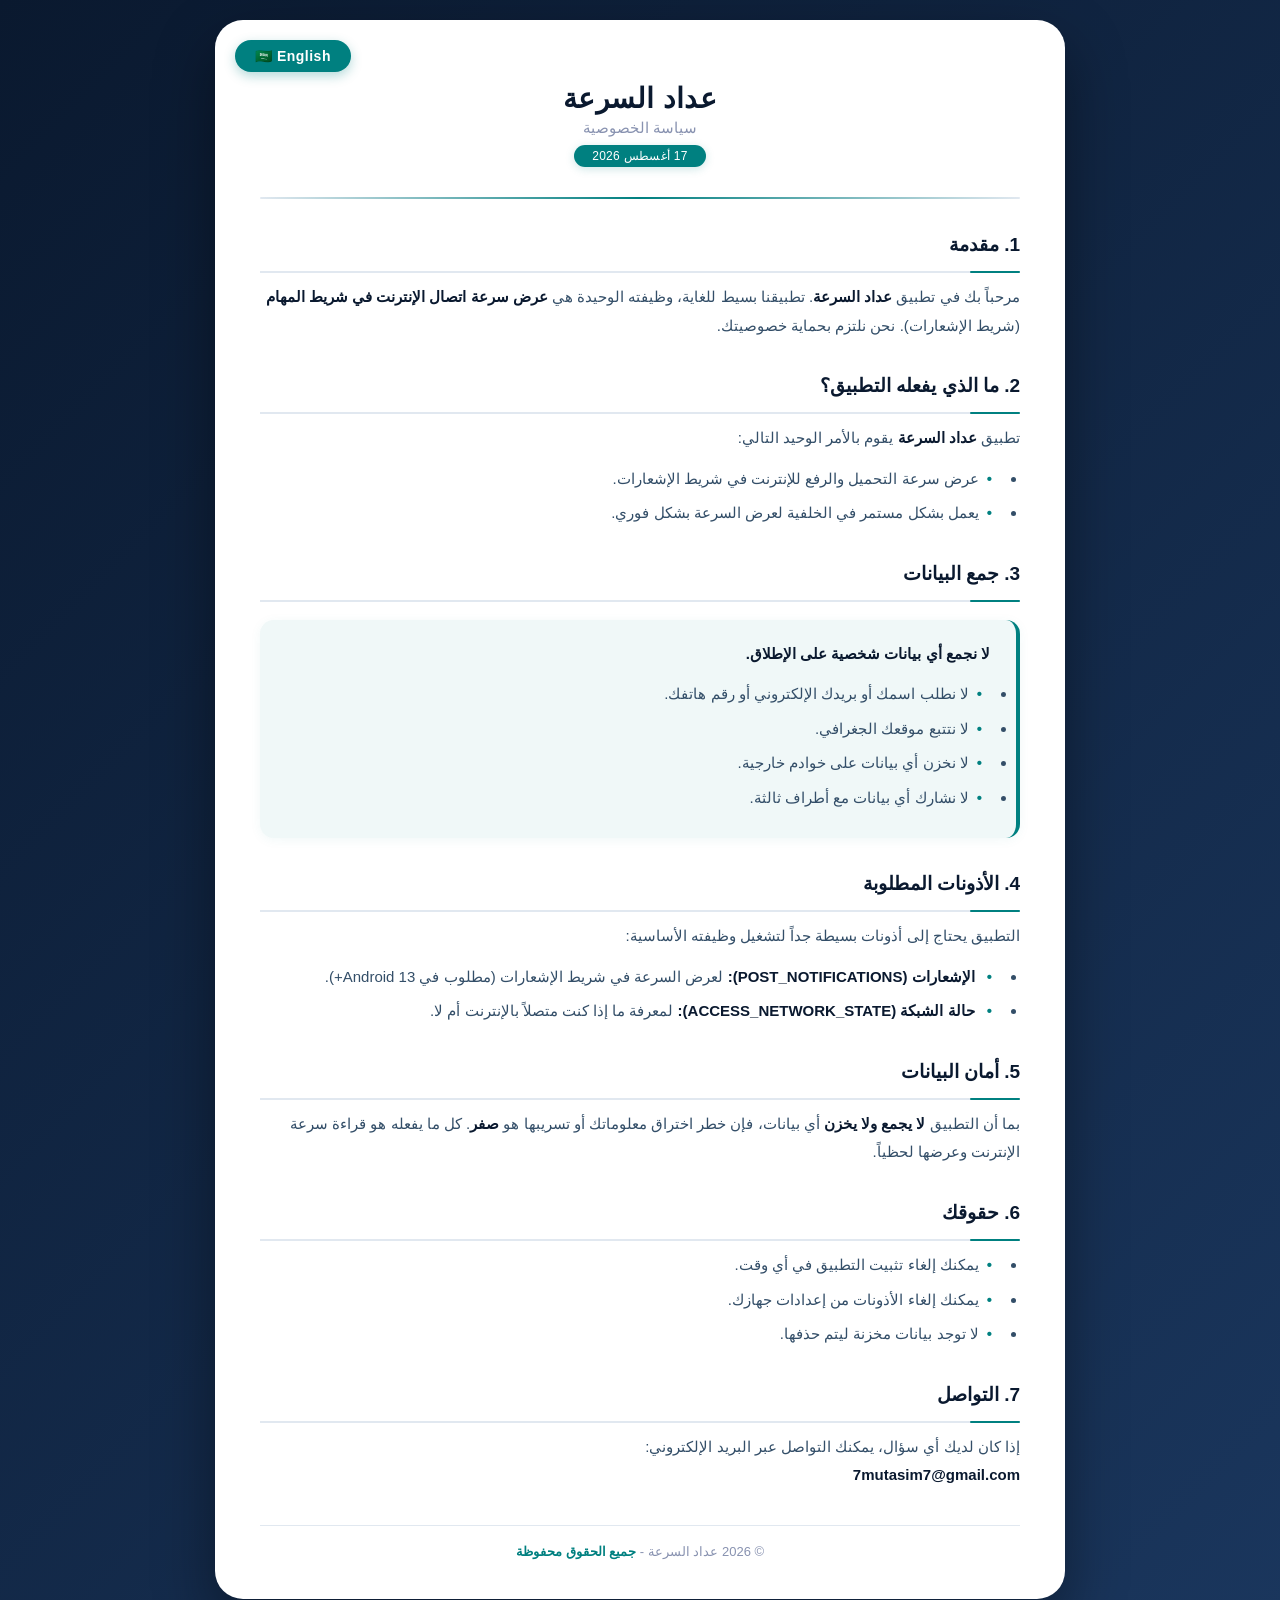
<file: index.html>
<!DOCTYPE html>
<html lang="ar" dir="rtl">
<head>
    <meta charset="UTF-8" />
    <meta name="viewport" content="width=device-width, initial-scale=1.0" />
    <title>سياسة الخصوصية - عداد السرعة</title>
    <link rel="stylesheet" href="style.css" />
</head>
<body>

    <div class="container">
        <!-- زر تبديل اللغة -->
        <button class="lang-switch" id="langToggle" onclick="toggleLanguage()">
            <span id="langIcon">🇸🇦</span>
            <span id="langText">English</span>
        </button>

        <!-- الهيدر -->
        <div class="header">
            <h1 id="appTitle">عداد السرعة</h1>
            <div class="subtitle" id="pageSubtitle">سياسة الخصوصية</div>
            <div class="badge" id="updateDate">17 أغسطس 2026</div>
        </div>

        <hr class="divider" />

        <!-- المحتوى -->
        <div class="content" id="content">
            <!-- سيتم ملؤه بواسطة JavaScript -->
        </div>

        <div class="footer">
            <p>© 2026 عداد السرعة - <a href="#" id="rightsText">جميع الحقوق محفوظة</a></p>
        </div>
    </div>

    <script>
        // ============================================
        // البيانات باللغتين العربية والإنجليزية
        // ============================================
        const translations = {
            ar: {
                title: "عداد السرعة",
                subtitle: "سياسة الخصوصية",
                date: "17 أغسطس 2026",
                rights: "جميع الحقوق محفوظة",
                langBtn: "English",
                langIcon: "🇸🇦",
                content: `
                    <h2>1. مقدمة</h2>
                    <p>
                        مرحباً بك في تطبيق <strong>عداد السرعة</strong>. تطبيقنا بسيط للغاية،
                        وظيفته الوحيدة هي <strong>عرض سرعة اتصال الإنترنت في شريط المهام</strong>
                        (شريط الإشعارات). نحن نلتزم بحماية خصوصيتك.
                    </p>

                    <h2>2. ما الذي يفعله التطبيق؟</h2>
                    <p>
                        تطبيق <strong>عداد السرعة</strong> يقوم بالأمر الوحيد التالي:
                    </p>
                    <ul>
                        <li>عرض سرعة التحميل والرفع للإنترنت في شريط الإشعارات.</li>
                        <li>يعمل بشكل مستمر في الخلفية لعرض السرعة بشكل فوري.</li>
                    </ul>

                    <h2>3. جمع البيانات</h2>
                    <div class="highlight-box">
                        <p><strong>لا نجمع أي بيانات شخصية على الإطلاق.</strong></p>
                        <ul>
                            <li>لا نطلب اسمك أو بريدك الإلكتروني أو رقم هاتفك.</li>
                            <li>لا نتتبع موقعك الجغرافي.</li>
                            <li>لا نخزن أي بيانات على خوادم خارجية.</li>
                            <li>لا نشارك أي بيانات مع أطراف ثالثة.</li>
                        </ul>
                    </div>

                    <h2>4. الأذونات المطلوبة</h2>
                    <p>
                        التطبيق يحتاج إلى أذونات بسيطة جداً لتشغيل وظيفته الأساسية:
                    </p>
                    <ul>
                        <li>
                            <strong>الإشعارات (POST_NOTIFICATIONS):</strong>
                            لعرض السرعة في شريط الإشعارات (مطلوب في Android 13+).
                        </li>
                        <li>
                            <strong>حالة الشبكة (ACCESS_NETWORK_STATE):</strong>
                            لمعرفة ما إذا كنت متصلاً بالإنترنت أم لا.
                        </li>
                    </ul>

                    <h2>5. أمان البيانات</h2>
                    <p>
                        بما أن التطبيق <strong>لا يجمع ولا يخزن</strong> أي بيانات،
                        فإن خطر اختراق معلوماتك أو تسريبها هو <strong>صفر</strong>.
                        كل ما يفعله هو قراءة سرعة الإنترنت وعرضها لحظياً.
                    </p>

                    <h2>6. حقوقك</h2>
                    <ul>
                        <li>يمكنك إلغاء تثبيت التطبيق في أي وقت.</li>
                        <li>يمكنك إلغاء الأذونات من إعدادات جهازك.</li>
                        <li>لا توجد بيانات مخزنة ليتم حذفها.</li>
                    </ul>

                    <h2>7. التواصل</h2>
                    <p>
                        إذا كان لديك أي سؤال، يمكنك التواصل عبر البريد الإلكتروني:
                        <br />
                        <strong>7mutasim7@gmail.com</strong>
                    </p>
                `
            },
            en: {
                title: "SpeedMeter",
                subtitle: "Privacy Policy",
                date: "August 17, 2026",
                rights: "All Rights Reserved",
                langBtn: "العربية",
                langIcon: "🇬🇧",
                content: `
                    <h2>1. Introduction</h2>
                    <p>
                        Welcome to <strong>SpeedMeter</strong>. Our app is very simple —
                        its only function is to <strong>display internet speed in the status bar</strong>
                        (notification bar). We are committed to protecting your privacy.
                    </p>

                    <h2>2. What Does the App Do?</h2>
                    <p>
                        <strong>SpeedMeter</strong> does only one thing:
                    </p>
                    <ul>
                        <li>Display download and upload internet speed in the notification bar.</li>
                        <li>Runs continuously in the background to show real-time speed.</li>
                    </ul>

                    <h2>3. Data Collection</h2>
                    <div class="highlight-box">
                        <p><strong>We do NOT collect any personal data at all.</strong></p>
                        <ul>
                            <li>We don't ask for your name, email, or phone number.</li>
                            <li>We don't track your location.</li>
                            <li>We don't store any data on external servers.</li>
                            <li>We don't share any data with third parties.</li>
                        </ul>
                    </div>

                    <h2>4. Permissions Required</h2>
                    <p>
                        The app needs very simple permissions to perform its basic function:
                    </p>
                    <ul>
                        <li>
                            <strong>Notifications (POST_NOTIFICATIONS):</strong>
                            To display speed in the notification bar (required on Android 13+).
                        </li>
                        <li>
                            <strong>Network State (ACCESS_NETWORK_STATE):</strong>
                            To check if you are connected to the internet.
                        </li>
                    </ul>

                    <h2>5. Data Security</h2>
                    <p>
                        Since the app <strong>does not collect or store</strong> any data,
                        the risk of data breach or leakage is <strong>zero</strong>.
                        It only reads and displays internet speed in real-time.
                    </p>

                    <h2>6. Your Rights</h2>
                    <ul>
                        <li>You can uninstall the app at any time.</li>
                        <li>You can revoke permissions from your device settings.</li>
                        <li>There is no stored data to delete.</li>
                    </ul>

                    <h2>7. Contact Us</h2>
                    <p>
                        If you have any questions, please contact us at:
                        <br />
                        <strong>7mutasim7@gmail.com</strong>
                    </p>
                `
            }
        };

        // ============================================
        // منطق التبديل بين اللغتين
        // ============================================
        let currentLang = 'ar';

        function toggleLanguage() {
            currentLang = (currentLang === 'ar') ? 'en' : 'ar';
            applyLanguage(currentLang);
        }

        function applyLanguage(lang) {
            const t = translations[lang];

            document.getElementById('appTitle').textContent = t.title;
            document.getElementById('pageSubtitle').textContent = t.subtitle;
            document.getElementById('updateDate').textContent = t.date;
            document.getElementById('rightsText').textContent = t.rights;
            document.getElementById('langText').textContent = t.langBtn;
            document.getElementById('langIcon').textContent = t.langIcon;
            document.getElementById('content').innerHTML = t.content;

            document.documentElement.dir = (lang === 'ar') ? 'rtl' : 'ltr';
            document.documentElement.lang = (lang === 'ar') ? 'ar' : 'en';

            const boxes = document.querySelectorAll('.highlight-box');
            boxes.forEach(box => {
                if (lang === 'ar') {
                    box.style.borderRight = '4px solid #008080';
                    box.style.borderLeft = 'none';
                } else {
                    box.style.borderLeft = '4px solid #008080';
                    box.style.borderRight = 'none';
                }
            });

            const btn = document.getElementById('langToggle');
            if (lang === 'ar') {
                btn.style.left = '20px';
                btn.style.right = 'auto';
            } else {
                btn.style.left = 'auto';
                btn.style.right = '20px';
            }
        }

        document.addEventListener('DOMContentLoaded', function() {
            applyLanguage('ar');
        });
    </script>

</body>
</html>
</file>
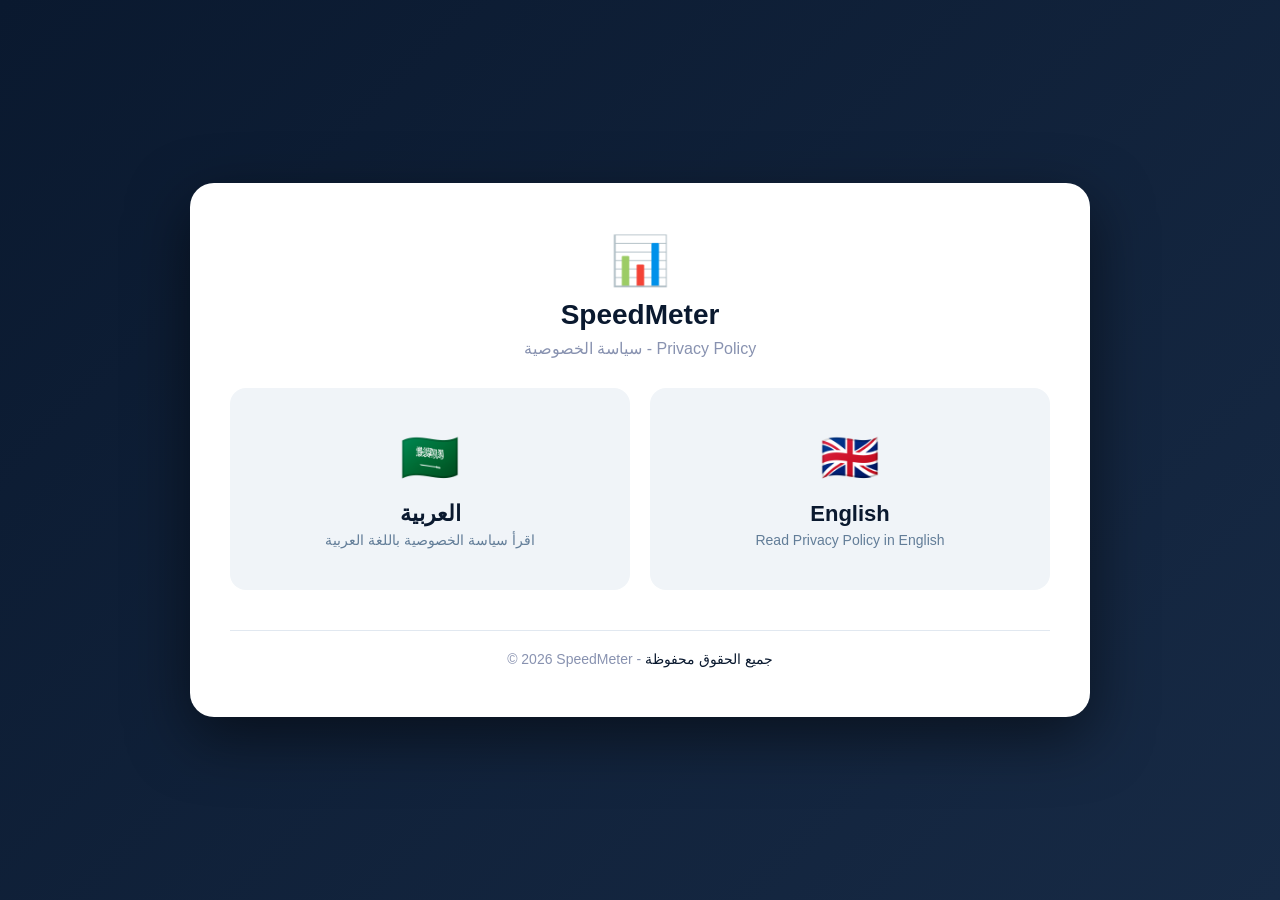
<file: .history/index_20260817155710.html>
<!DOCTYPE html>
<html lang="ar">
<head>
    <meta charset="UTF-8" />
    <meta name="viewport" content="width=device-width, initial-scale=1.0" />
    <title>سياسة الخصوصية - SpeedMeter</title>
    <link rel="stylesheet" href="https://cdnjs.cloudflare.com/ajax/libs/font-awesome/6.5.0/css/all.min.css" />
    <style>
        * {
            margin: 0;
            padding: 0;
            box-sizing: border-box;
        }

        body {
            font-family: 'Segoe UI', Tahoma, Geneva, Verdana, sans-serif;
            background: linear-gradient(135deg, #0A192F, #172A45);
            min-height: 100vh;
            display: flex;
            justify-content: center;
            align-items: center;
            padding: 20px;
        }

        .container {
            background: #FFFFFF;
            border-radius: 24px;
            padding: 50px 40px;
            max-width: 900px;
            width: 100%;
            box-shadow: 0 20px 60px rgba(0, 0, 0, 0.5);
            text-align: center;
        }

        .logo {
            font-size: 48px;
            color: #0A192F;
            margin-bottom: 10px;
        }

        h1 {
            font-size: 28px;
            color: #0A192F;
            margin-bottom: 8px;
        }

        .subtitle {
            color: #8892B0;
            font-size: 16px;
            margin-bottom: 30px;
        }

        .language-grid {
            display: grid;
            grid-template-columns: 1fr 1fr;
            gap: 20px;
            margin-top: 20px;
        }

        .lang-card {
            background: #F0F4F8;
            border-radius: 16px;
            padding: 40px 30px;
            text-decoration: none;
            color: #0A192F;
            transition: all 0.3s ease;
            border: 2px solid transparent;
        }

        .lang-card:hover {
            background: #E1E8F0;
            transform: translateY(-5px);
            border-color: #0A192F;
            box-shadow: 0 10px 30px rgba(0, 0, 0, 0.1);
        }

        .lang-card .icon {
            font-size: 48px;
            margin-bottom: 15px;
        }

        .lang-card h2 {
            font-size: 22px;
            margin-bottom: 5px;
        }

        .lang-card p {
            color: #627D98;
            font-size: 14px;
        }

        .footer {
            margin-top: 40px;
            padding-top: 20px;
            border-top: 1px solid #E1E8F0;
            color: #8892B0;
            font-size: 14px;
        }

        .footer a {
            color: #0A192F;
            text-decoration: none;
        }

        @media (max-width: 600px) {
            .container {
                padding: 30px 20px;
            }
            .language-grid {
                grid-template-columns: 1fr;
            }
            .lang-card {
                padding: 30px 20px;
            }
        }
    </style>
</head>
<body>
    <div class="container">
        <div class="logo">📊</div>
        <h1>SpeedMeter</h1>
        <p class="subtitle">سياسة الخصوصية - Privacy Policy</p>

        <div class="language-grid">
            <a href="privacy-policy-ar.html" class="lang-card">
                <div class="icon">🇸🇦</div>
                <h2>العربية</h2>
                <p>اقرأ سياسة الخصوصية باللغة العربية</p>
            </a>
            <a href="privacy-policy-en.html" class="lang-card">
                <div class="icon">🇬🇧</div>
                <h2>English</h2>
                <p>Read Privacy Policy in English</p>
            </a>
        </div>

        <div class="footer">
            <p>© 2026 SpeedMeter - <a href="#">جميع الحقوق محفوظة</a></p>
        </div>
    </div>
</body>
</html>
</file>
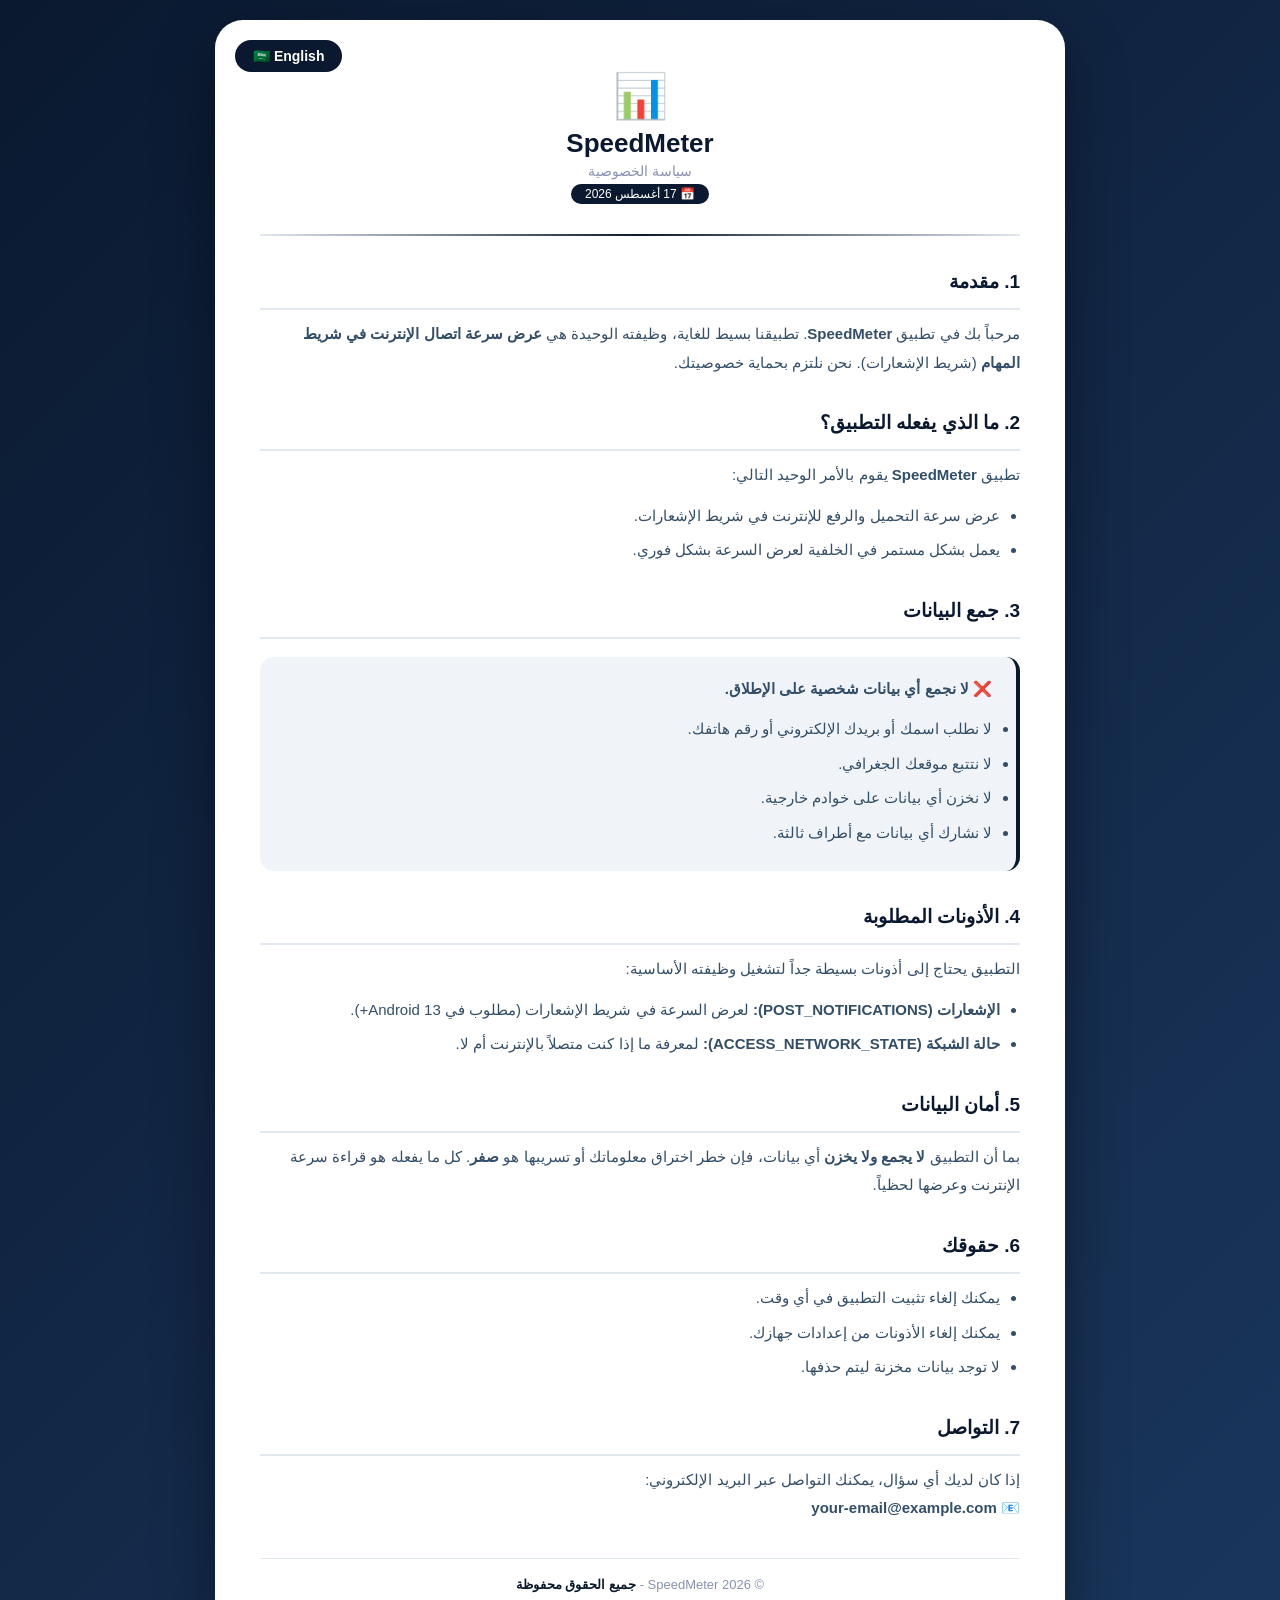
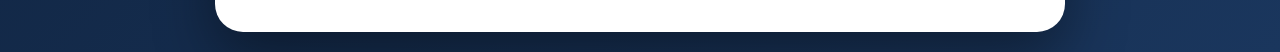
<file: .history/index_20260817160210.html>
<!DOCTYPE html>
<html lang="ar" dir="rtl">
<head>
    <meta charset="UTF-8" />
    <meta name="viewport" content="width=device-width, initial-scale=1.0" />
    <title>سياسة الخصوصية - SpeedMeter</title>
    <style>
        * {
            margin: 0;
            padding: 0;
            box-sizing: border-box;
        }

        body {
            font-family: 'Segoe UI', Tahoma, Geneva, Verdana, sans-serif;
            background: linear-gradient(135deg, #0A192F, #1a365d);
            min-height: 100vh;
            display: flex;
            justify-content: center;
            align-items: center;
            padding: 20px;
        }

        .container {
            background: #FFFFFF;
            border-radius: 28px;
            padding: 40px 45px;
            max-width: 850px;
            width: 100%;
            box-shadow: 0 25px 60px rgba(0, 0, 0, 0.4);
            position: relative;
        }

        /* زر تبديل اللغة */
        .lang-switch {
            position: absolute;
            top: 20px;
            left: 20px;
            background: #0A192F;
            color: #FFFFFF;
            border: none;
            padding: 8px 18px;
            border-radius: 20px;
            font-size: 14px;
            font-weight: bold;
            cursor: pointer;
            transition: all 0.3s ease;
            font-family: inherit;
        }

        .lang-switch:hover {
            background: #1a365d;
            transform: scale(1.05);
        }

        .lang-switch i {
            margin-left: 6px;
        }

        .header {
            text-align: center;
            margin-bottom: 30px;
            padding-top: 10px;
        }

        .logo {
            font-size: 44px;
            display: block;
            margin-bottom: 6px;
        }

        .header h1 {
            font-size: 26px;
            color: #0A192F;
            margin-bottom: 4px;
        }

        .header .subtitle {
            color: #8892B0;
            font-size: 14px;
        }

        .divider {
            height: 2px;
            background: linear-gradient(to right, #E1E8F0, #0A192F, #E1E8F0);
            margin: 20px 0 25px 0;
            border: none;
        }

        /* محتوى السياسة */
        .content {
            color: #334E68;
            line-height: 1.9;
            font-size: 15px;
        }

        .content h2 {
            color: #0A192F;
            font-size: 19px;
            margin-top: 28px;
            margin-bottom: 10px;
            border-bottom: 2px solid #E1E8F0;
            padding-bottom: 8px;
        }

        .content p {
            margin-bottom: 12px;
        }

        .content ul {
            margin: 10px 20px 20px 30px;
        }

        .content ul li {
            margin-bottom: 6px;
        }

        .highlight-box {
            background: #F0F4F8;
            padding: 18px 24px;
            border-radius: 14px;
            border-right: 4px solid #0A192F;
            margin: 18px 0;
        }

        .highlight-box ul {
            margin: 6px 0 0 20px;
        }

        .badge {
            display: inline-block;
            background: #0A192F;
            color: #FFFFFF;
            padding: 3px 14px;
            border-radius: 16px;
            font-size: 12px;
            margin-top: 5px;
        }

        .footer {
            margin-top: 35px;
            padding-top: 18px;
            border-top: 1px solid #E1E8F0;
            text-align: center;
            color: #8892B0;
            font-size: 13px;
        }

        .footer a {
            color: #0A192F;
            text-decoration: none;
            font-weight: 600;
        }

        .footer a:hover {
            text-decoration: underline;
        }

        @media (max-width: 600px) {
            .container {
                padding: 25px 18px;
            }
            .header h1 {
                font-size: 20px;
            }
            .content {
                font-size: 14px;
            }
            .lang-switch {
                top: 12px;
                left: 12px;
                padding: 6px 14px;
                font-size: 12px;
            }
        }
    </style>
</head>
<body>

    <div class="container">
        <!-- زر تبديل اللغة -->
        <button class="lang-switch" id="langToggle" onclick="toggleLanguage()">
            <span id="langIcon">🇸🇦</span>
            <span id="langText">English</span>
        </button>

        <!-- الهيدر -->
        <div class="header">
            <span class="logo">📊</span>
            <h1 id="appTitle">SpeedMeter</h1>
            <div class="subtitle" id="pageSubtitle">سياسة الخصوصية</div>
            <div class="badge" id="updateDate">📅 17 أغسطس 2026</div>
        </div>

        <hr class="divider" />

        <!-- المحتوى -->
        <div class="content" id="content">
            <!-- سيتم ملؤه بواسطة JavaScript -->
        </div>

        <div class="footer">
            <p>© 2026 SpeedMeter - <a href="#" id="rightsText">جميع الحقوق محفوظة</a></p>
        </div>
    </div>

    <script>
        // ============================================
        // البيانات باللغتين العربية والإنجليزية
        // ============================================
        const translations = {
            ar: {
                title: "SpeedMeter",
                subtitle: "سياسة الخصوصية",
                date: "📅 17 أغسطس 2026",
                rights: "جميع الحقوق محفوظة",
                langBtn: "English",
                langIcon: "🇸🇦",
                content: `
                    <h2>1. مقدمة</h2>
                    <p>
                        مرحباً بك في تطبيق <strong>SpeedMeter</strong>. تطبيقنا بسيط للغاية،
                        وظيفته الوحيدة هي <strong>عرض سرعة اتصال الإنترنت في شريط المهام</strong>
                        (شريط الإشعارات). نحن نلتزم بحماية خصوصيتك.
                    </p>

                    <h2>2. ما الذي يفعله التطبيق؟</h2>
                    <p>
                        تطبيق <strong>SpeedMeter</strong> يقوم بالأمر الوحيد التالي:
                    </p>
                    <ul>
                        <li>عرض سرعة التحميل والرفع للإنترنت في شريط الإشعارات.</li>
                        <li>يعمل بشكل مستمر في الخلفية لعرض السرعة بشكل فوري.</li>
                    </ul>

                    <h2>3. جمع البيانات</h2>
                    <div class="highlight-box">
                        <p><strong>❌ لا نجمع أي بيانات شخصية على الإطلاق.</strong></p>
                        <ul>
                            <li>لا نطلب اسمك أو بريدك الإلكتروني أو رقم هاتفك.</li>
                            <li>لا نتتبع موقعك الجغرافي.</li>
                            <li>لا نخزن أي بيانات على خوادم خارجية.</li>
                            <li>لا نشارك أي بيانات مع أطراف ثالثة.</li>
                        </ul>
                    </div>

                    <h2>4. الأذونات المطلوبة</h2>
                    <p>
                        التطبيق يحتاج إلى أذونات بسيطة جداً لتشغيل وظيفته الأساسية:
                    </p>
                    <ul>
                        <li>
                            <strong>الإشعارات (POST_NOTIFICATIONS):</strong>
                            لعرض السرعة في شريط الإشعارات (مطلوب في Android 13+).
                        </li>
                        <li>
                            <strong>حالة الشبكة (ACCESS_NETWORK_STATE):</strong>
                            لمعرفة ما إذا كنت متصلاً بالإنترنت أم لا.
                        </li>
                    </ul>

                    <h2>5. أمان البيانات</h2>
                    <p>
                        بما أن التطبيق <strong>لا يجمع ولا يخزن</strong> أي بيانات،
                        فإن خطر اختراق معلوماتك أو تسريبها هو <strong>صفر</strong>.
                        كل ما يفعله هو قراءة سرعة الإنترنت وعرضها لحظياً.
                    </p>

                    <h2>6. حقوقك</h2>
                    <ul>
                        <li>يمكنك إلغاء تثبيت التطبيق في أي وقت.</li>
                        <li>يمكنك إلغاء الأذونات من إعدادات جهازك.</li>
                        <li>لا توجد بيانات مخزنة ليتم حذفها.</li>
                    </ul>

                    <h2>7. التواصل</h2>
                    <p>
                        إذا كان لديك أي سؤال، يمكنك التواصل عبر البريد الإلكتروني:
                        <br />
                        <strong>📧 your-email@example.com</strong>
                    </p>
                `
            },
            en: {
                title: "SpeedMeter",
                subtitle: "Privacy Policy",
                date: "📅 August 17, 2026",
                rights: "All Rights Reserved",
                langBtn: "العربية",
                langIcon: "🇬🇧",
                content: `
                    <h2>1. Introduction</h2>
                    <p>
                        Welcome to <strong>SpeedMeter</strong>. Our app is very simple —
                        its only function is to <strong>display internet speed in the status bar</strong>
                        (notification bar). We are committed to protecting your privacy.
                    </p>

                    <h2>2. What Does the App Do?</h2>
                    <p>
                        <strong>SpeedMeter</strong> does only one thing:
                    </p>
                    <ul>
                        <li>Display download and upload internet speed in the notification bar.</li>
                        <li>Runs continuously in the background to show real-time speed.</li>
                    </ul>

                    <h2>3. Data Collection</h2>
                    <div class="highlight-box">
                        <p><strong>❌ We do NOT collect any personal data at all.</strong></p>
                        <ul>
                            <li>We don't ask for your name, email, or phone number.</li>
                            <li>We don't track your location.</li>
                            <li>We don't store any data on external servers.</li>
                            <li>We don't share any data with third parties.</li>
                        </ul>
                    </div>

                    <h2>4. Permissions Required</h2>
                    <p>
                        The app needs very simple permissions to perform its basic function:
                    </p>
                    <ul>
                        <li>
                            <strong>Notifications (POST_NOTIFICATIONS):</strong>
                            To display speed in the notification bar (required on Android 13+).
                        </li>
                        <li>
                            <strong>Network State (ACCESS_NETWORK_STATE):</strong>
                            To check if you are connected to the internet.
                        </li>
                    </ul>

                    <h2>5. Data Security</h2>
                    <p>
                        Since the app <strong>does not collect or store</strong> any data,
                        the risk of data breach or leakage is <strong>zero</strong>.
                        It only reads and displays internet speed in real-time.
                    </p>

                    <h2>6. Your Rights</h2>
                    <ul>
                        <li>You can uninstall the app at any time.</li>
                        <li>You can revoke permissions from your device settings.</li>
                        <li>There is no stored data to delete.</li>
                    </ul>

                    <h2>7. Contact Us</h2>
                    <p>
                        If you have any questions, please contact us at:
                        <br />
                        <strong>📧 your-email@example.com</strong>
                    </p>
                `
            }
        };

        // ============================================
        // منطق التبديل بين اللغتين
        // ============================================
        let currentLang = 'ar';

        function toggleLanguage() {
            currentLang = (currentLang === 'ar') ? 'en' : 'ar';
            applyLanguage(currentLang);
        }

        function applyLanguage(lang) {
            const t = translations[lang];

            // تحديث النصوص الثابتة
            document.getElementById('appTitle').textContent = t.title;
            document.getElementById('pageSubtitle').textContent = t.subtitle;
            document.getElementById('updateDate').textContent = t.date;
            document.getElementById('rightsText').textContent = t.rights;

            // تحديث زر اللغة
            document.getElementById('langText').textContent = t.langBtn;
            document.getElementById('langIcon').textContent = t.langIcon;

            // تحديث المحتوى
            document.getElementById('content').innerHTML = t.content;

            // تحديث اتجاه الصفحة
            document.documentElement.dir = (lang === 'ar') ? 'rtl' : 'ltr';
            document.documentElement.lang = (lang === 'ar') ? 'ar' : 'en';

            // تحديث هوامش highlight-box للاتجاه الجديد
            const boxes = document.querySelectorAll('.highlight-box');
            boxes.forEach(box => {
                if (lang === 'ar') {
                    box.style.borderRight = '4px solid #0A192F';
                    box.style.borderLeft = 'none';
                } else {
                    box.style.borderLeft = '4px solid #0A192F';
                    box.style.borderRight = 'none';
                }
            });

            // تحديث زر اللغة من اليمين أو اليسار
            const btn = document.getElementById('langToggle');
            if (lang === 'ar') {
                btn.style.left = '20px';
                btn.style.right = 'auto';
            } else {
                btn.style.left = 'auto';
                btn.style.right = '20px';
            }
        }

        // ============================================
        // تشغيل الصفحة باللغة العربية افتراضياً
        // ============================================
        document.addEventListener('DOMContentLoaded', function() {
            applyLanguage('ar');
        });
    </script>

</body>
</html>
</file>
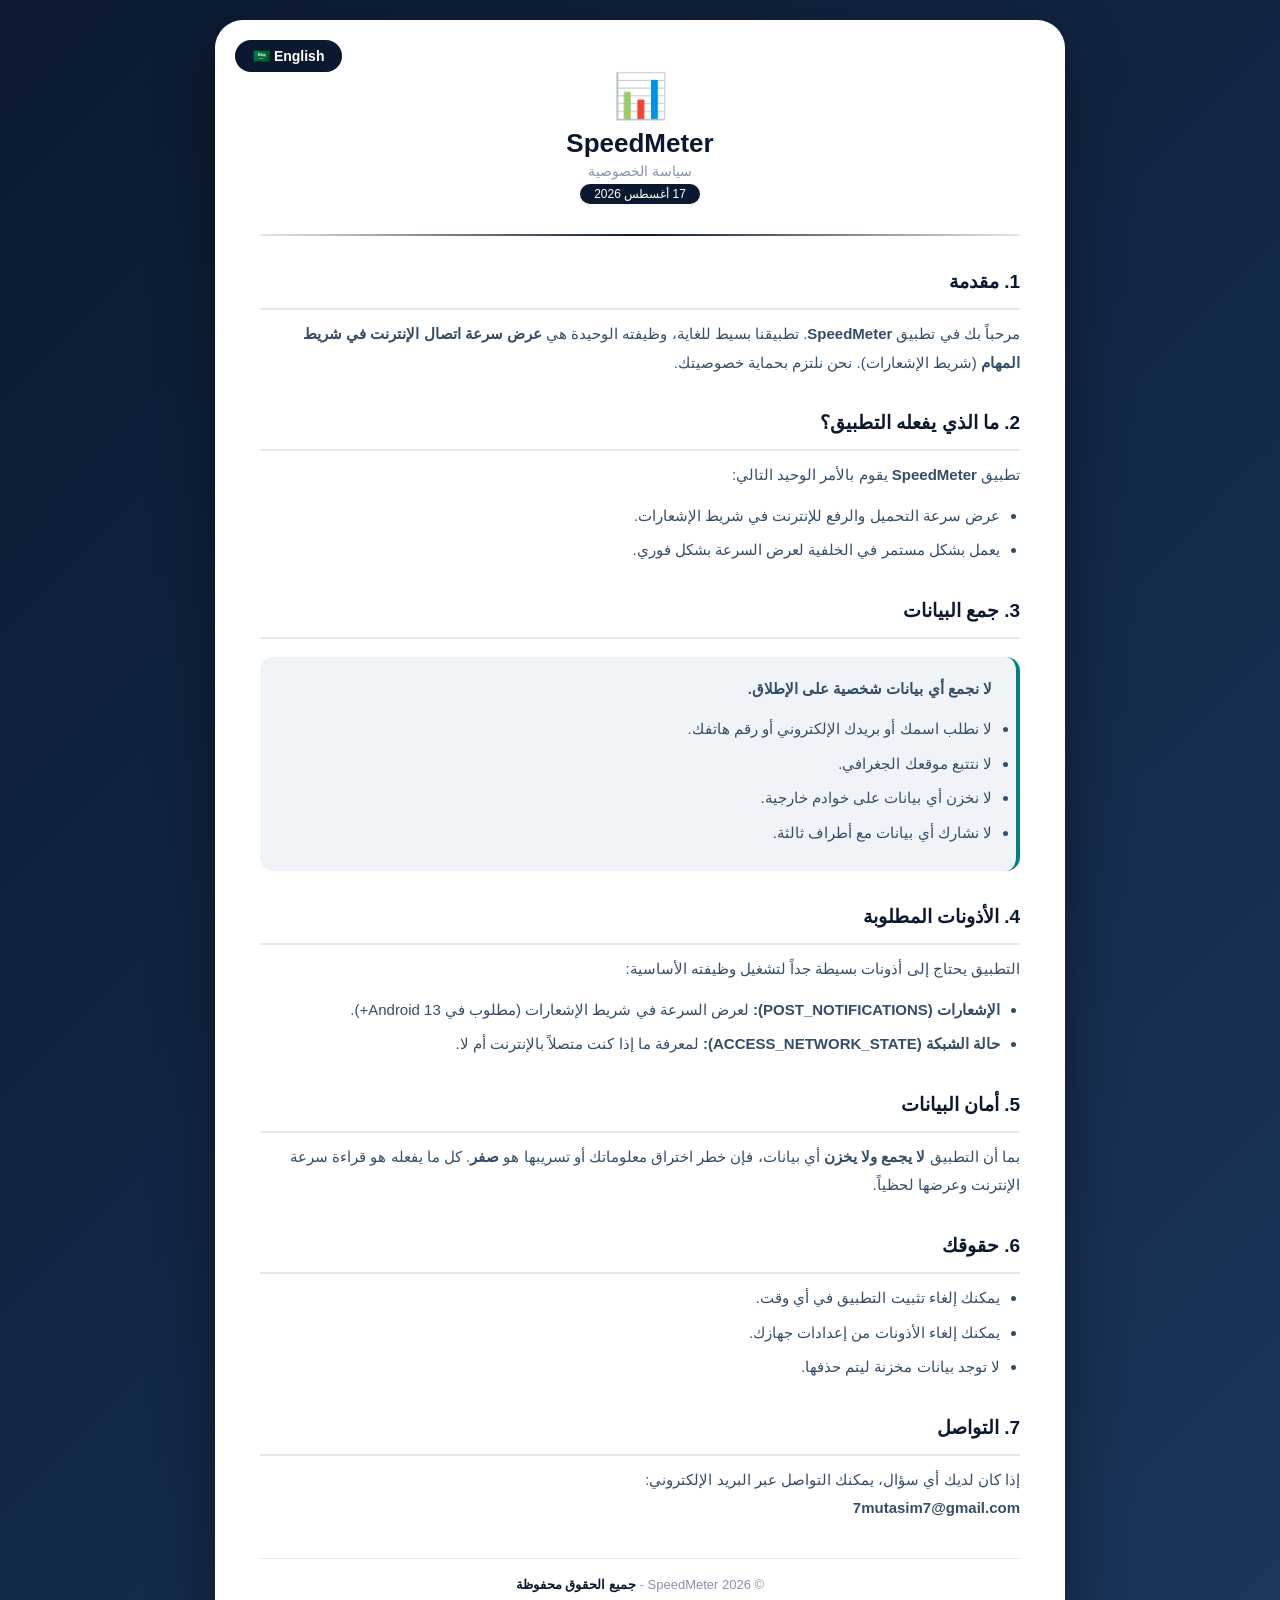
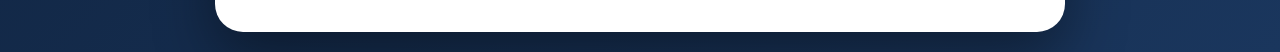
<file: .history/index_20260817160434.html>
<!DOCTYPE html>
<html lang="ar" dir="rtl">
<head>
    <meta charset="UTF-8" />
    <meta name="viewport" content="width=device-width, initial-scale=1.0" />
    <title>سياسة الخصوصية - SpeedMeter</title>
    <style>
        * {
            margin: 0;
            padding: 0;
            box-sizing: border-box;
        }

        body {
            font-family: 'Segoe UI', Tahoma, Geneva, Verdana, sans-serif;
            background: linear-gradient(135deg, #0A192F, #1a365d);
            min-height: 100vh;
            display: flex;
            justify-content: center;
            align-items: center;
            padding: 20px;
        }

        .container {
            background: #FFFFFF;
            border-radius: 28px;
            padding: 40px 45px;
            max-width: 850px;
            width: 100%;
            box-shadow: 0 25px 60px rgba(0, 0, 0, 0.4);
            position: relative;
        }

        /* زر تبديل اللغة - teal */
        .lang-switch {
            position: absolute;
            top: 20px;
            left: 20px;
            background: #0A192F;
            color: #FFFFFF;
            border: none;
            padding: 8px 18px;
            border-radius: 20px;
            font-size: 14px;
            font-weight: bold;
            cursor: pointer;
            transition: all 0.3s ease;
            font-family: inherit;
        }

        .lang-switch:hover {
            background: #1a365d;
            transform: scale(1.05);
        }

        .lang-switch i {
            margin-left: 6px;
        }

        .header {
            text-align: center;
            margin-bottom: 30px;
            padding-top: 10px;
        }

        .logo {
            font-size: 44px;
            display: block;
            margin-bottom: 6px;
        }

        .header h1 {
            font-size: 26px;
            color: #0A192F;
            margin-bottom: 4px;
        }

        .header .subtitle {
            color: #8892B0;
            font-size: 14px;
        }

        .divider {
            height: 2px;
            background: linear-gradient(to right, #E1E8F0, #0A192F, #E1E8F0);
            margin: 20px 0 25px 0;
            border: none;
        }

        /* محتوى السياسة - teal accents */
        .content {
            color: #334E68;
            line-height: 1.9;
            font-size: 15px;
        }

        .content h2 {
            color: #0A192F;
            font-size: 19px;
            margin-top: 28px;
            margin-bottom: 10px;
            border-bottom: 2px solid #E1E8F0;
            padding-bottom: 8px;
        }

        .content p {
            margin-bottom: 12px;
        }

        .content ul {
            margin: 10px 20px 20px 30px;
        }

        .content ul li {
            margin-bottom: 6px;
        }

        /* highlight-box مع teal */
        .highlight-box {
            background: #F0F4F8;
            padding: 18px 24px;
            border-radius: 14px;
            border-right: 4px solid #008080;  /* teal */
            margin: 18px 0;
        }

        .highlight-box ul {
            margin: 6px 0 0 20px;
        }

        .badge {
            display: inline-block;
            background: #0A192F;
            color: #FFFFFF;
            padding: 3px 14px;
            border-radius: 16px;
            font-size: 12px;
            margin-top: 5px;
        }

        .footer {
            margin-top: 35px;
            padding-top: 18px;
            border-top: 1px solid #E1E8F0;
            text-align: center;
            color: #8892B0;
            font-size: 13px;
        }

        .footer a {
            color: #0A192F;
            text-decoration: none;
            font-weight: 600;
        }

        .footer a:hover {
            text-decoration: underline;
        }

        @media (max-width: 600px) {
            .container {
                padding: 25px 18px;
            }
            .header h1 {
                font-size: 20px;
            }
            .content {
                font-size: 14px;
            }
            .lang-switch {
                top: 12px;
                left: 12px;
                padding: 6px 14px;
                font-size: 12px;
            }
        }
    </style>
</head>
<body>

    <div class="container">
        <!-- زر تبديل اللغة -->
        <button class="lang-switch" id="langToggle" onclick="toggleLanguage()">
            <span id="langIcon">🇸🇦</span>
            <span id="langText">English</span>
        </button>

        <!-- الهيدر - تم إزالة الايموجي -->
        <div class="header">
            <span class="logo">📊</span>
            <h1 id="appTitle">SpeedMeter</h1>
            <div class="subtitle" id="pageSubtitle">سياسة الخصوصية</div>
            <div class="badge" id="updateDate">17 أغسطس 2026</div>
        </div>

        <hr class="divider" />

        <!-- المحتوى -->
        <div class="content" id="content">
            <!-- سيتم ملؤه بواسطة JavaScript -->
        </div>

        <div class="footer">
            <p>© 2026 SpeedMeter - <a href="#" id="rightsText">جميع الحقوق محفوظة</a></p>
        </div>
    </div>

    <script>
        // ============================================
        // البيانات باللغتين العربية والإنجليزية
        // تم إزالة جميع الإيموجيات من النصوص
        // تم تحديث البريد الإلكتروني إلى 7mutasim7@gmail.com
        // ============================================
        const translations = {
            ar: {
                title: "SpeedMeter",
                subtitle: "سياسة الخصوصية",
                date: "17 أغسطس 2026",
                rights: "جميع الحقوق محفوظة",
                langBtn: "English",
                langIcon: "🇸🇦",
                content: `
                    <h2>1. مقدمة</h2>
                    <p>
                        مرحباً بك في تطبيق <strong>SpeedMeter</strong>. تطبيقنا بسيط للغاية،
                        وظيفته الوحيدة هي <strong>عرض سرعة اتصال الإنترنت في شريط المهام</strong>
                        (شريط الإشعارات). نحن نلتزم بحماية خصوصيتك.
                    </p>

                    <h2>2. ما الذي يفعله التطبيق؟</h2>
                    <p>
                        تطبيق <strong>SpeedMeter</strong> يقوم بالأمر الوحيد التالي:
                    </p>
                    <ul>
                        <li>عرض سرعة التحميل والرفع للإنترنت في شريط الإشعارات.</li>
                        <li>يعمل بشكل مستمر في الخلفية لعرض السرعة بشكل فوري.</li>
                    </ul>

                    <h2>3. جمع البيانات</h2>
                    <div class="highlight-box">
                        <p><strong>لا نجمع أي بيانات شخصية على الإطلاق.</strong></p>
                        <ul>
                            <li>لا نطلب اسمك أو بريدك الإلكتروني أو رقم هاتفك.</li>
                            <li>لا نتتبع موقعك الجغرافي.</li>
                            <li>لا نخزن أي بيانات على خوادم خارجية.</li>
                            <li>لا نشارك أي بيانات مع أطراف ثالثة.</li>
                        </ul>
                    </div>

                    <h2>4. الأذونات المطلوبة</h2>
                    <p>
                        التطبيق يحتاج إلى أذونات بسيطة جداً لتشغيل وظيفته الأساسية:
                    </p>
                    <ul>
                        <li>
                            <strong>الإشعارات (POST_NOTIFICATIONS):</strong>
                            لعرض السرعة في شريط الإشعارات (مطلوب في Android 13+).
                        </li>
                        <li>
                            <strong>حالة الشبكة (ACCESS_NETWORK_STATE):</strong>
                            لمعرفة ما إذا كنت متصلاً بالإنترنت أم لا.
                        </li>
                    </ul>

                    <h2>5. أمان البيانات</h2>
                    <p>
                        بما أن التطبيق <strong>لا يجمع ولا يخزن</strong> أي بيانات،
                        فإن خطر اختراق معلوماتك أو تسريبها هو <strong>صفر</strong>.
                        كل ما يفعله هو قراءة سرعة الإنترنت وعرضها لحظياً.
                    </p>

                    <h2>6. حقوقك</h2>
                    <ul>
                        <li>يمكنك إلغاء تثبيت التطبيق في أي وقت.</li>
                        <li>يمكنك إلغاء الأذونات من إعدادات جهازك.</li>
                        <li>لا توجد بيانات مخزنة ليتم حذفها.</li>
                    </ul>

                    <h2>7. التواصل</h2>
                    <p>
                        إذا كان لديك أي سؤال، يمكنك التواصل عبر البريد الإلكتروني:
                        <br />
                        <strong>7mutasim7@gmail.com</strong>
                    </p>
                `
            },
            en: {
                title: "SpeedMeter",
                subtitle: "Privacy Policy",
                date: "August 17, 2026",
                rights: "All Rights Reserved",
                langBtn: "العربية",
                langIcon: "🇬🇧",
                content: `
                    <h2>1. Introduction</h2>
                    <p>
                        Welcome to <strong>SpeedMeter</strong>. Our app is very simple —
                        its only function is to <strong>display internet speed in the status bar</strong>
                        (notification bar). We are committed to protecting your privacy.
                    </p>

                    <h2>2. What Does the App Do?</h2>
                    <p>
                        <strong>SpeedMeter</strong> does only one thing:
                    </p>
                    <ul>
                        <li>Display download and upload internet speed in the notification bar.</li>
                        <li>Runs continuously in the background to show real-time speed.</li>
                    </ul>

                    <h2>3. Data Collection</h2>
                    <div class="highlight-box">
                        <p><strong>We do NOT collect any personal data at all.</strong></p>
                        <ul>
                            <li>We don't ask for your name, email, or phone number.</li>
                            <li>We don't track your location.</li>
                            <li>We don't store any data on external servers.</li>
                            <li>We don't share any data with third parties.</li>
                        </ul>
                    </div>

                    <h2>4. Permissions Required</h2>
                    <p>
                        The app needs very simple permissions to perform its basic function:
                    </p>
                    <ul>
                        <li>
                            <strong>Notifications (POST_NOTIFICATIONS):</strong>
                            To display speed in the notification bar (required on Android 13+).
                        </li>
                        <li>
                            <strong>Network State (ACCESS_NETWORK_STATE):</strong>
                            To check if you are connected to the internet.
                        </li>
                    </ul>

                    <h2>5. Data Security</h2>
                    <p>
                        Since the app <strong>does not collect or store</strong> any data,
                        the risk of data breach or leakage is <strong>zero</strong>.
                        It only reads and displays internet speed in real-time.
                    </p>

                    <h2>6. Your Rights</h2>
                    <ul>
                        <li>You can uninstall the app at any time.</li>
                        <li>You can revoke permissions from your device settings.</li>
                        <li>There is no stored data to delete.</li>
                    </ul>

                    <h2>7. Contact Us</h2>
                    <p>
                        If you have any questions, please contact us at:
                        <br />
                        <strong>7mutasim7@gmail.com</strong>
                    </p>
                `
            }
        };

        // ============================================
        // منطق التبديل بين اللغتين
        // ============================================
        let currentLang = 'ar';

        function toggleLanguage() {
            currentLang = (currentLang === 'ar') ? 'en' : 'ar';
            applyLanguage(currentLang);
        }

        function applyLanguage(lang) {
            const t = translations[lang];

            // تحديث النصوص الثابتة
            document.getElementById('appTitle').textContent = t.title;
            document.getElementById('pageSubtitle').textContent = t.subtitle;
            document.getElementById('updateDate').textContent = t.date;
            document.getElementById('rightsText').textContent = t.rights;

            // تحديث زر اللغة
            document.getElementById('langText').textContent = t.langBtn;
            document.getElementById('langIcon').textContent = t.langIcon;

            // تحديث المحتوى
            document.getElementById('content').innerHTML = t.content;

            // تحديث اتجاه الصفحة
            document.documentElement.dir = (lang === 'ar') ? 'rtl' : 'ltr';
            document.documentElement.lang = (lang === 'ar') ? 'ar' : 'en';

            // تحديث هوامش highlight-box للاتجاه الجديد مع الحفاظ على teal
            const boxes = document.querySelectorAll('.highlight-box');
            boxes.forEach(box => {
                if (lang === 'ar') {
                    box.style.borderRight = '4px solid #008080';
                    box.style.borderLeft = 'none';
                } else {
                    box.style.borderLeft = '4px solid #008080';
                    box.style.borderRight = 'none';
                }
            });

            // تحديث زر اللغة من اليمين أو اليسار
            const btn = document.getElementById('langToggle');
            if (lang === 'ar') {
                btn.style.left = '20px';
                btn.style.right = 'auto';
            } else {
                btn.style.left = 'auto';
                btn.style.right = '20px';
            }
        }

        // ============================================
        // تشغيل الصفحة باللغة العربية افتراضياً
        // ============================================
        document.addEventListener('DOMContentLoaded', function() {
            applyLanguage('ar');
        });
    </script>

</body>
</html>
</file>
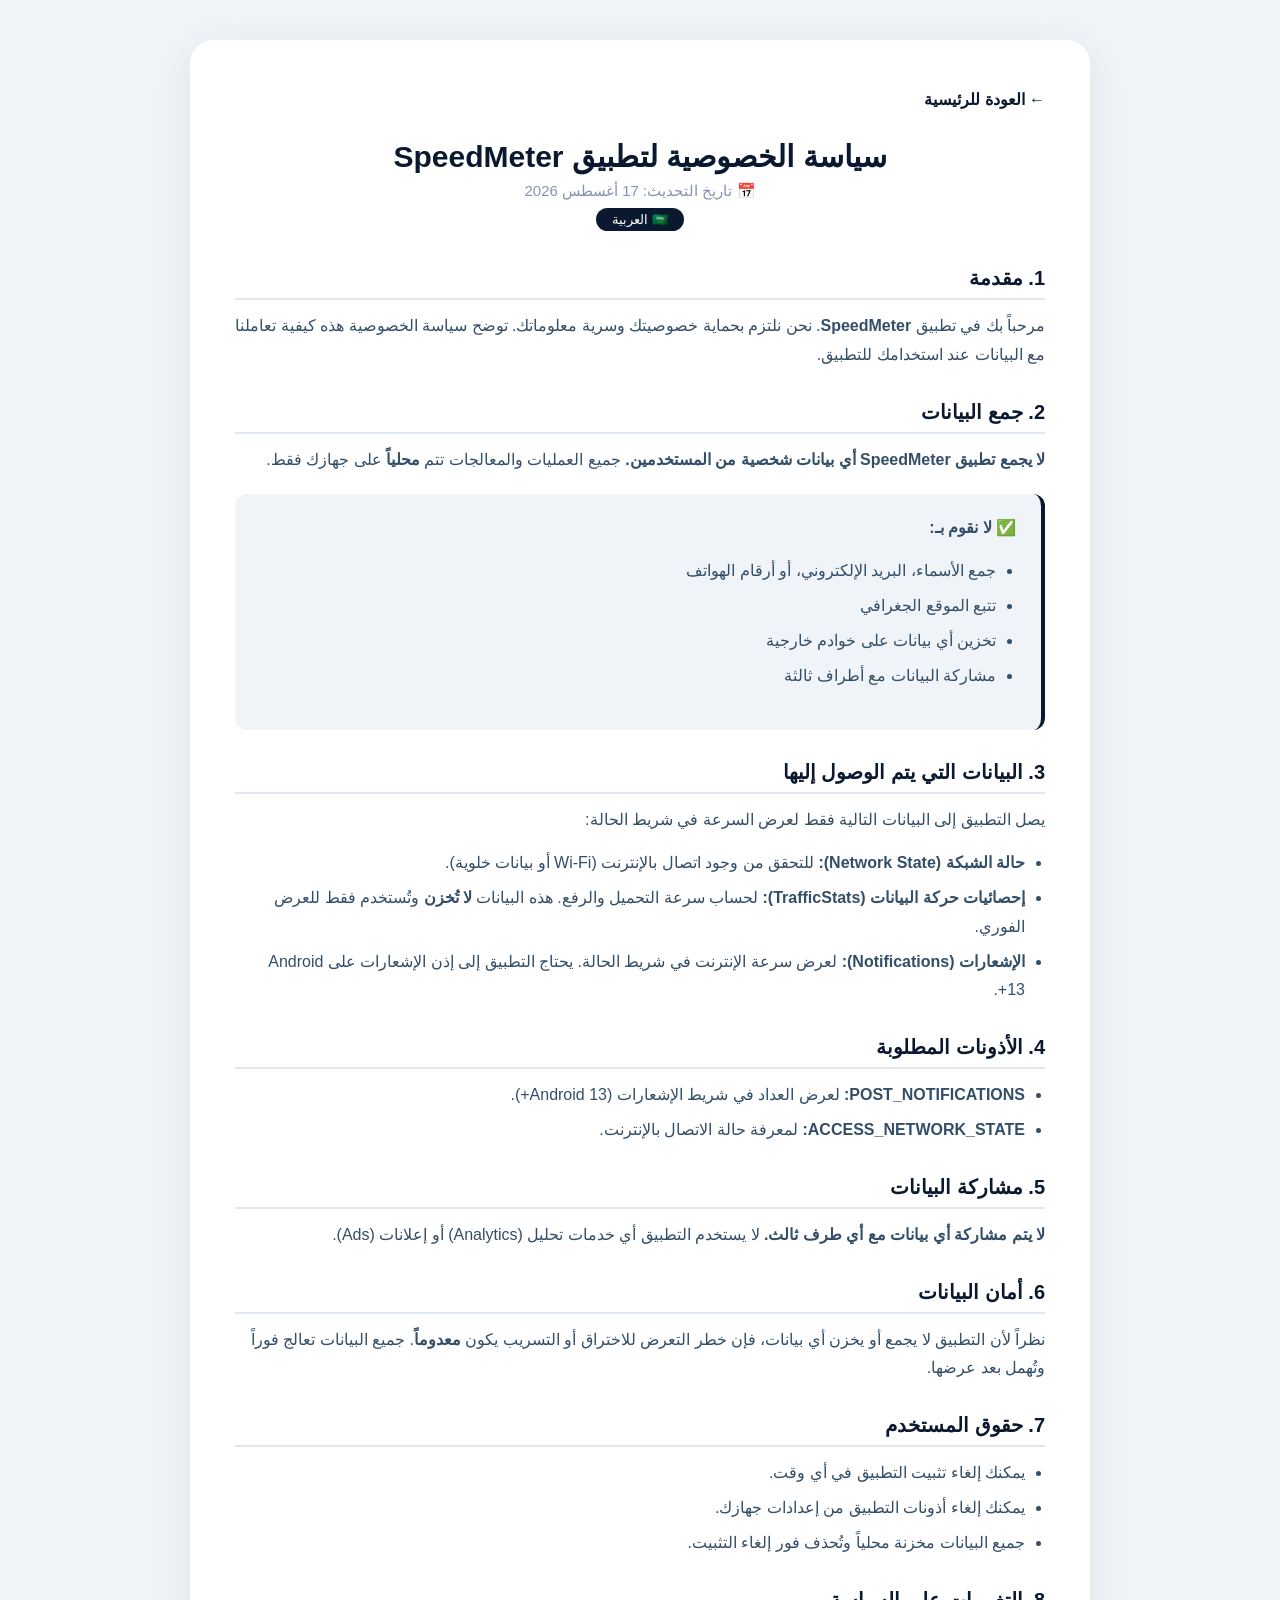
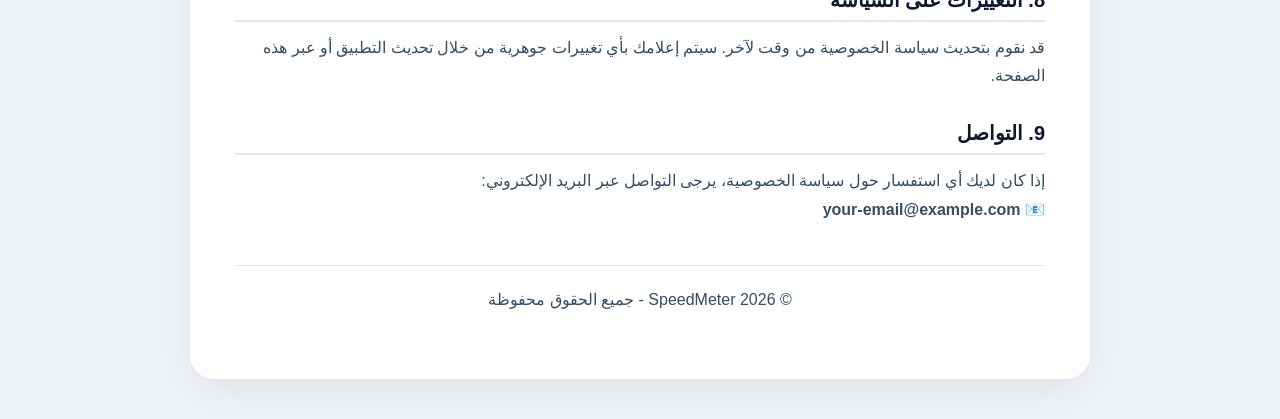
<file: .history/privacy-policy-ar_20260817155727.html>
<!DOCTYPE html>
<html lang="ar" dir="rtl">
<head>
    <meta charset="UTF-8" />
    <meta name="viewport" content="width=device-width, initial-scale=1.0" />
    <title>سياسة الخصوصية - SpeedMeter (العربية)</title>
    <style>
        * {
            margin: 0;
            padding: 0;
            box-sizing: border-box;
        }

        body {
            font-family: 'Segoe UI', Tahoma, Geneva, Verdana, sans-serif;
            background: #F0F4F8;
            padding: 40px 20px;
            color: #0A192F;
        }

        .container {
            max-width: 900px;
            margin: 0 auto;
            background: #FFFFFF;
            border-radius: 24px;
            padding: 50px 45px;
            box-shadow: 0 10px 40px rgba(0, 0, 0, 0.08);
        }

        .back-link {
            display: inline-block;
            margin-bottom: 30px;
            color: #0A192F;
            text-decoration: none;
            font-weight: bold;
            font-size: 16px;
        }

        .back-link:hover {
            text-decoration: underline;
        }

        .header {
            text-align: center;
            margin-bottom: 35px;
        }

        .header h1 {
            font-size: 30px;
            color: #0A192F;
            margin-bottom: 8px;
        }

        .header .date {
            color: #8892B0;
            font-size: 15px;
        }

        .lang-badge {
            display: inline-block;
            background: #0A192F;
            color: #FFFFFF;
            padding: 4px 16px;
            border-radius: 20px;
            font-size: 13px;
            margin-top: 8px;
        }

        h2 {
            color: #0A192F;
            font-size: 20px;
            margin-top: 30px;
            margin-bottom: 12px;
            border-bottom: 2px solid #E1E8F0;
            padding-bottom: 8px;
        }

        p {
            color: #334E68;
            line-height: 1.8;
            margin-bottom: 14px;
            font-size: 16px;
        }

        ul {
            margin: 10px 20px 20px 20px;
            color: #334E68;
            line-height: 1.8;
        }

        ul li {
            margin-bottom: 6px;
        }

        .highlight {
            background: #F0F4F8;
            padding: 20px 25px;
            border-radius: 12px;
            border-right: 4px solid #0A192F;
            margin: 20px 0;
        }

        .footer {
            margin-top: 40px;
            padding-top: 20px;
            border-top: 1px solid #E1E8F0;
            text-align: center;
            color: #8892B0;
            font-size: 14px;
        }

        @media (max-width: 600px) {
            .container {
                padding: 25px 18px;
            }
            h1 {
                font-size: 24px;
            }
        }
    </style>
</head>
<body>
    <div class="container">
        <a href="index.html" class="back-link">← العودة للرئيسية</a>

        <div class="header">
            <h1>سياسة الخصوصية لتطبيق SpeedMeter</h1>
            <div class="date">📅 تاريخ التحديث: 17 أغسطس 2026</div>
            <span class="lang-badge">🇸🇦 العربية</span>
        </div>

        <h2>1. مقدمة</h2>
        <p>
            مرحباً بك في تطبيق <strong>SpeedMeter</strong>. نحن نلتزم بحماية خصوصيتك وسرية معلوماتك.
            توضح سياسة الخصوصية هذه كيفية تعاملنا مع البيانات عند استخدامك للتطبيق.
        </p>

        <h2>2. جمع البيانات</h2>
        <p>
            <strong>لا يجمع تطبيق SpeedMeter أي بيانات شخصية من المستخدمين.</strong>
            جميع العمليات والمعالجات تتم <strong>محلياً</strong> على جهازك فقط.
        </p>

        <div class="highlight">
            <p>✅ <strong>لا نقوم بـ:</strong></p>
            <ul>
                <li>جمع الأسماء، البريد الإلكتروني، أو أرقام الهواتف</li>
                <li>تتبع الموقع الجغرافي</li>
                <li>تخزين أي بيانات على خوادم خارجية</li>
                <li>مشاركة البيانات مع أطراف ثالثة</li>
            </ul>
        </div>

        <h2>3. البيانات التي يتم الوصول إليها</h2>
        <p>يصل التطبيق إلى البيانات التالية فقط لعرض السرعة في شريط الحالة:</p>
        <ul>
            <li>
                <strong>حالة الشبكة (Network State):</strong>
                للتحقق من وجود اتصال بالإنترنت (Wi-Fi أو بيانات خلوية).
            </li>
            <li>
                <strong>إحصائيات حركة البيانات (TrafficStats):</strong>
                لحساب سرعة التحميل والرفع. هذه البيانات <strong>لا تُخزن</strong> وتُستخدم فقط للعرض الفوري.
            </li>
            <li>
                <strong>الإشعارات (Notifications):</strong>
                لعرض سرعة الإنترنت في شريط الحالة. يحتاج التطبيق إلى إذن الإشعارات على Android 13+.
            </li>
        </ul>

        <h2>4. الأذونات المطلوبة</h2>
        <ul>
            <li><strong>POST_NOTIFICATIONS:</strong> لعرض العداد في شريط الإشعارات (Android 13+).</li>
            <li><strong>ACCESS_NETWORK_STATE:</strong> لمعرفة حالة الاتصال بالإنترنت.</li>
        </ul>

        <h2>5. مشاركة البيانات</h2>
        <p>
            <strong>لا يتم مشاركة أي بيانات مع أي طرف ثالث.</strong>
            لا يستخدم التطبيق أي خدمات تحليل (Analytics) أو إعلانات (Ads).
        </p>

        <h2>6. أمان البيانات</h2>
        <p>
            نظراً لأن التطبيق لا يجمع أو يخزن أي بيانات، فإن خطر التعرض للاختراق أو التسريب
            يكون <strong>معدوماً</strong>. جميع البيانات تعالج فوراً وتُهمل بعد عرضها.
        </p>

        <h2>7. حقوق المستخدم</h2>
        <ul>
            <li>يمكنك إلغاء تثبيت التطبيق في أي وقت.</li>
            <li>يمكنك إلغاء أذونات التطبيق من إعدادات جهازك.</li>
            <li>جميع البيانات مخزنة محلياً وتُحذف فور إلغاء التثبيت.</li>
        </ul>

        <h2>8. التغييرات على السياسة</h2>
        <p>
            قد نقوم بتحديث سياسة الخصوصية من وقت لآخر. سيتم إعلامك بأي تغييرات جوهرية من خلال
            تحديث التطبيق أو عبر هذه الصفحة.
        </p>

        <h2>9. التواصل</h2>
        <p>
            إذا كان لديك أي استفسار حول سياسة الخصوصية، يرجى التواصل عبر البريد الإلكتروني:
            <br />
            <strong>📧 your-email@example.com</strong>
        </p>

        <div class="footer">
            <p>© 2026 SpeedMeter - جميع الحقوق محفوظة</p>
        </div>
    </div>
</body>
</html>
</file>
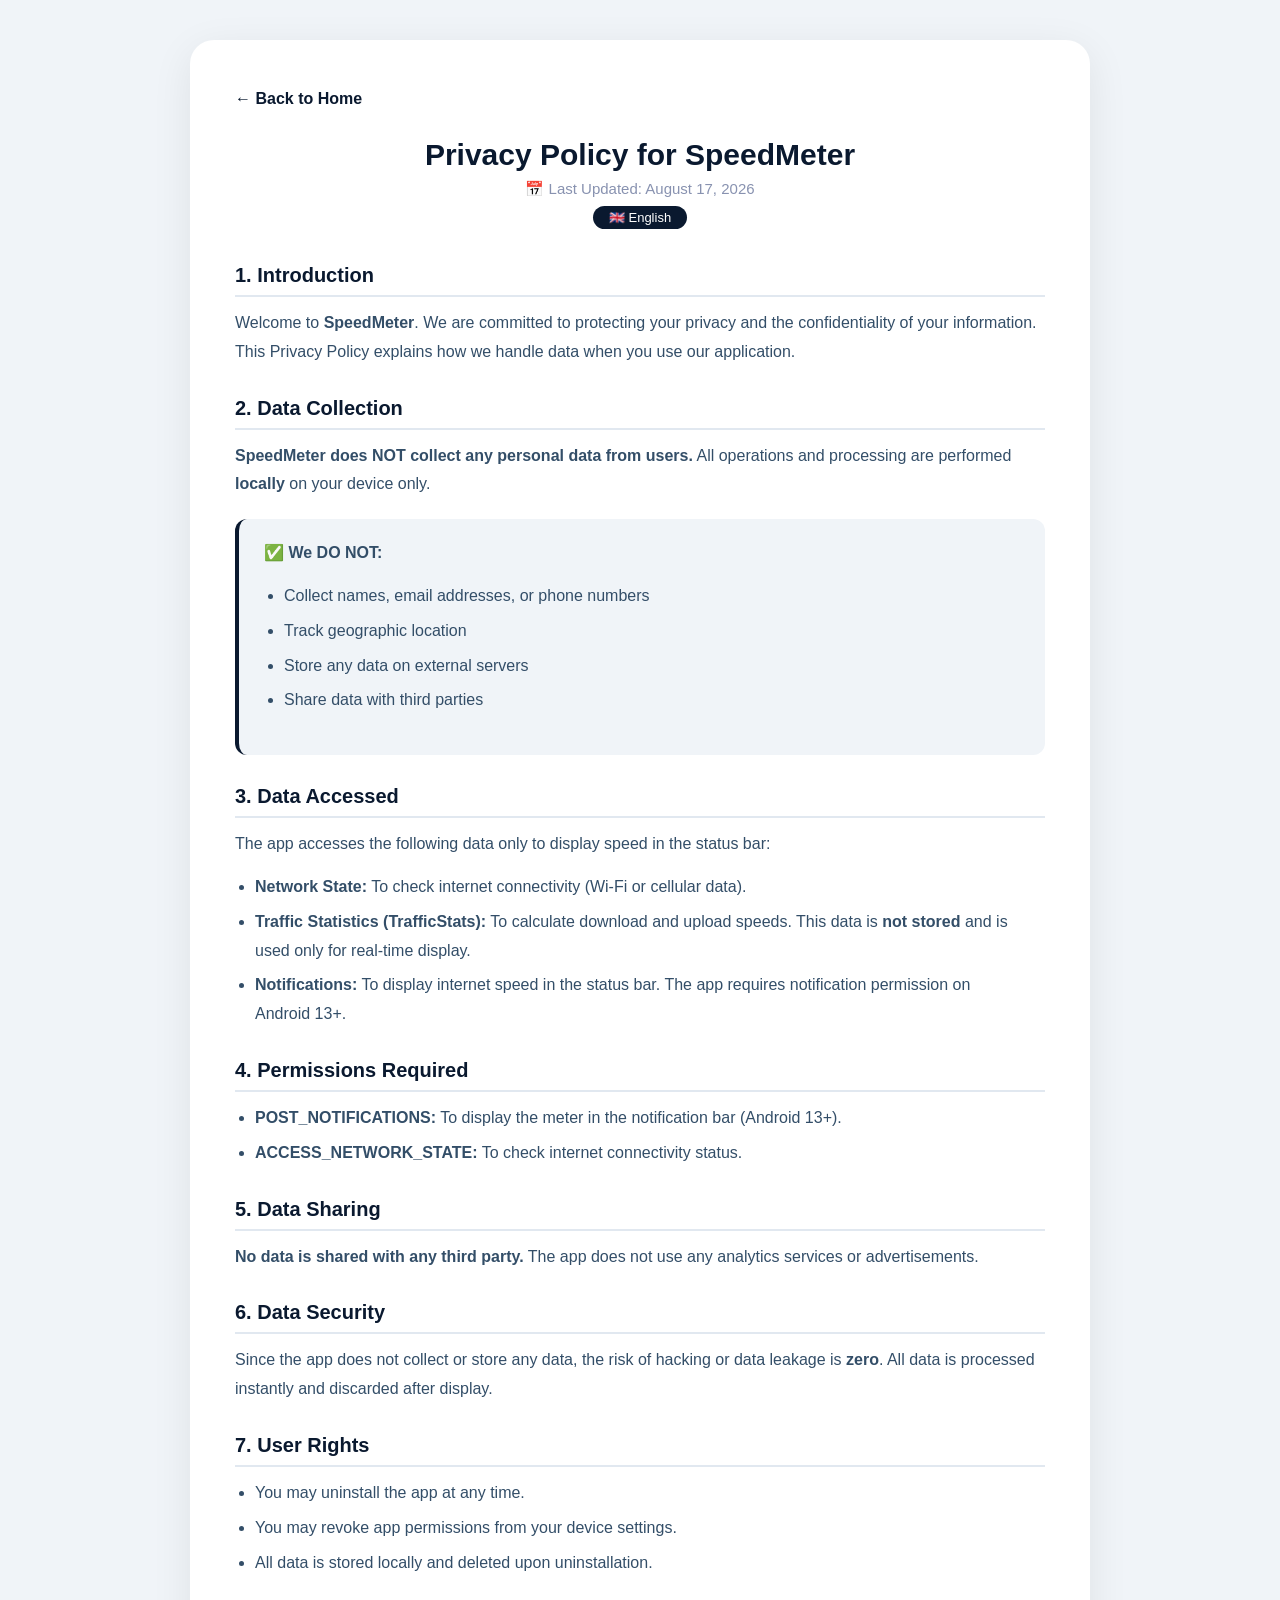
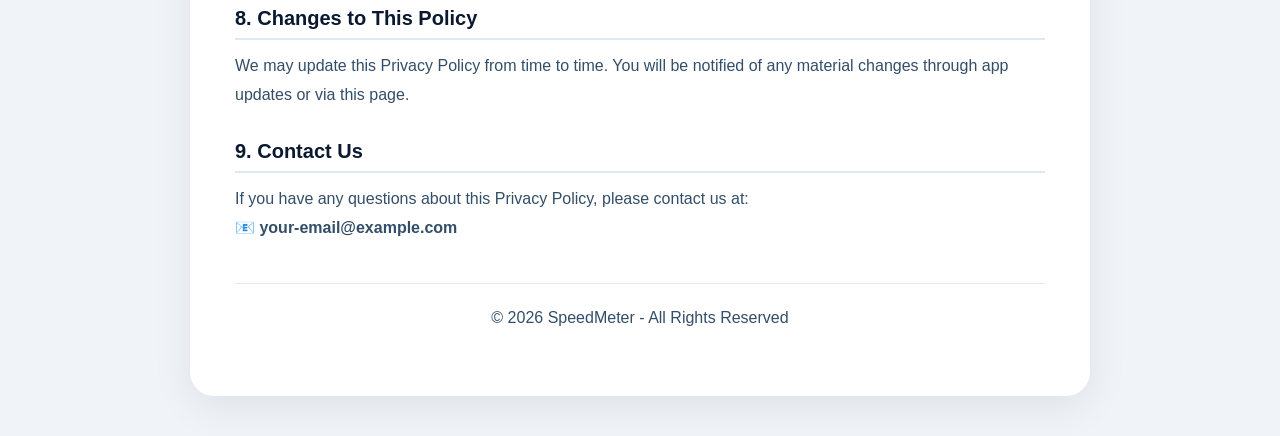
<file: .history/privacy-policy-en_20260817155736.html>
<!DOCTYPE html>
<html lang="en">
<head>
    <meta charset="UTF-8" />
    <meta name="viewport" content="width=device-width, initial-scale=1.0" />
    <title>Privacy Policy - SpeedMeter (English)</title>
    <style>
        * {
            margin: 0;
            padding: 0;
            box-sizing: border-box;
        }

        body {
            font-family: 'Segoe UI', Tahoma, Geneva, Verdana, sans-serif;
            background: #F0F4F8;
            padding: 40px 20px;
            color: #0A192F;
        }

        .container {
            max-width: 900px;
            margin: 0 auto;
            background: #FFFFFF;
            border-radius: 24px;
            padding: 50px 45px;
            box-shadow: 0 10px 40px rgba(0, 0, 0, 0.08);
        }

        .back-link {
            display: inline-block;
            margin-bottom: 30px;
            color: #0A192F;
            text-decoration: none;
            font-weight: bold;
            font-size: 16px;
        }

        .back-link:hover {
            text-decoration: underline;
        }

        .header {
            text-align: center;
            margin-bottom: 35px;
        }

        .header h1 {
            font-size: 30px;
            color: #0A192F;
            margin-bottom: 8px;
        }

        .header .date {
            color: #8892B0;
            font-size: 15px;
        }

        .lang-badge {
            display: inline-block;
            background: #0A192F;
            color: #FFFFFF;
            padding: 4px 16px;
            border-radius: 20px;
            font-size: 13px;
            margin-top: 8px;
        }

        h2 {
            color: #0A192F;
            font-size: 20px;
            margin-top: 30px;
            margin-bottom: 12px;
            border-bottom: 2px solid #E1E8F0;
            padding-bottom: 8px;
        }

        p {
            color: #334E68;
            line-height: 1.8;
            margin-bottom: 14px;
            font-size: 16px;
        }

        ul {
            margin: 10px 20px 20px 20px;
            color: #334E68;
            line-height: 1.8;
        }

        ul li {
            margin-bottom: 6px;
        }

        .highlight {
            background: #F0F4F8;
            padding: 20px 25px;
            border-radius: 12px;
            border-left: 4px solid #0A192F;
            margin: 20px 0;
        }

        .footer {
            margin-top: 40px;
            padding-top: 20px;
            border-top: 1px solid #E1E8F0;
            text-align: center;
            color: #8892B0;
            font-size: 14px;
        }

        @media (max-width: 600px) {
            .container {
                padding: 25px 18px;
            }
            h1 {
                font-size: 24px;
            }
        }
    </style>
</head>
<body>
    <div class="container">
        <a href="index.html" class="back-link">← Back to Home</a>

        <div class="header">
            <h1>Privacy Policy for SpeedMeter</h1>
            <div class="date">📅 Last Updated: August 17, 2026</div>
            <span class="lang-badge">🇬🇧 English</span>
        </div>

        <h2>1. Introduction</h2>
        <p>
            Welcome to <strong>SpeedMeter</strong>. We are committed to protecting your privacy and the confidentiality of your information.
            This Privacy Policy explains how we handle data when you use our application.
        </p>

        <h2>2. Data Collection</h2>
        <p>
            <strong>SpeedMeter does NOT collect any personal data from users.</strong>
            All operations and processing are performed <strong>locally</strong> on your device only.
        </p>

        <div class="highlight">
            <p>✅ <strong>We DO NOT:</strong></p>
            <ul>
                <li>Collect names, email addresses, or phone numbers</li>
                <li>Track geographic location</li>
                <li>Store any data on external servers</li>
                <li>Share data with third parties</li>
            </ul>
        </div>

        <h2>3. Data Accessed</h2>
        <p>The app accesses the following data only to display speed in the status bar:</p>
        <ul>
            <li>
                <strong>Network State:</strong>
                To check internet connectivity (Wi-Fi or cellular data).
            </li>
            <li>
                <strong>Traffic Statistics (TrafficStats):</strong>
                To calculate download and upload speeds. This data is <strong>not stored</strong> and is used only for real-time display.
            </li>
            <li>
                <strong>Notifications:</strong>
                To display internet speed in the status bar. The app requires notification permission on Android 13+.
            </li>
        </ul>

        <h2>4. Permissions Required</h2>
        <ul>
            <li><strong>POST_NOTIFICATIONS:</strong> To display the meter in the notification bar (Android 13+).</li>
            <li><strong>ACCESS_NETWORK_STATE:</strong> To check internet connectivity status.</li>
        </ul>

        <h2>5. Data Sharing</h2>
        <p>
            <strong>No data is shared with any third party.</strong>
            The app does not use any analytics services or advertisements.
        </p>

        <h2>6. Data Security</h2>
        <p>
            Since the app does not collect or store any data, the risk of hacking or data leakage is <strong>zero</strong>.
            All data is processed instantly and discarded after display.
        </p>

        <h2>7. User Rights</h2>
        <ul>
            <li>You may uninstall the app at any time.</li>
            <li>You may revoke app permissions from your device settings.</li>
            <li>All data is stored locally and deleted upon uninstallation.</li>
        </ul>

        <h2>8. Changes to This Policy</h2>
        <p>
            We may update this Privacy Policy from time to time. You will be notified of any material changes
            through app updates or via this page.
        </p>

        <h2>9. Contact Us</h2>
        <p>
            If you have any questions about this Privacy Policy, please contact us at:
            <br />
            <strong>📧 your-email@example.com</strong>
        </p>

        <div class="footer">
            <p>© 2026 SpeedMeter - All Rights Reserved</p>
        </div>
    </div>
</body>
</html>
</file>
<file: style.css>
/* ==========================================
   التصميم العام - أنيق وعصري
   ========================================== */
* {
    margin: 0;
    padding: 0;
    box-sizing: border-box;
}

body {
    font-family: 'Segoe UI', Tahoma, Geneva, Verdana, sans-serif;
    background: linear-gradient(135deg, #0A192F, #1a365d);
    min-height: 100vh;
    display: flex;
    justify-content: center;
    align-items: center;
    padding: 20px;
}

/* ==========================================
   الحاوية الرئيسية
   ========================================== */
.container {
    background: #FFFFFF;
    border-radius: 28px;
    padding: 40px 45px;
    max-width: 850px;
    width: 100%;
    box-shadow: 0 25px 60px rgba(0, 0, 0, 0.4);
    position: relative;
    transition: all 0.3s ease;
}

/* ==========================================
   زر تبديل اللغة - teal
   ========================================== */
.lang-switch {
    position: absolute;
    top: 20px;
    left: 20px;
    background: #008080;
    color: #FFFFFF;
    border: none;
    padding: 8px 20px;
    border-radius: 30px;
    font-size: 14px;
    font-weight: 600;
    cursor: pointer;
    transition: all 0.3s ease;
    font-family: inherit;
    letter-spacing: 0.5px;
    box-shadow: 0 4px 12px rgba(0, 128, 128, 0.3);
}

.lang-switch:hover {
    background: #006666;
    transform: scale(1.05);
    box-shadow: 0 6px 20px rgba(0, 128, 128, 0.4);
}

.lang-switch:active {
    transform: scale(0.95);
}

/* ==========================================
   الهيدر
   ========================================== */
.header {
    text-align: center;
    margin-bottom: 30px;
    padding-top: 10px;
}

.logo-icon {
    font-size: 48px;
    display: block;
    margin-bottom: 8px;
    background: linear-gradient(135deg, #008080, #00b3b3);
    width: 80px;
    height: 80px;
    line-height: 80px;
    border-radius: 50%;
    margin-left: auto;
    margin-right: auto;
    box-shadow: 0 8px 25px rgba(0, 128, 128, 0.25);
    transition: transform 0.3s ease;
}

.logo-icon:hover {
    transform: rotate(-5deg) scale(1.05);
}

.header h1 {
    font-size: 28px;
    color: #0A192F;
    margin-top: 12px;
    font-weight: 700;
    letter-spacing: 0.5px;
}

.header .subtitle {
    color: #8892B0;
    font-size: 15px;
    margin-top: 4px;
    font-weight: 500;
}

/* ==========================================
   الشارة (Badge)
   ========================================== */
.badge {
    display: inline-block;
    background: #008080;
    color: #FFFFFF;
    padding: 4px 18px;
    border-radius: 30px;
    font-size: 12px;
    margin-top: 8px;
    font-weight: 500;
    letter-spacing: 0.3px;
    box-shadow: 0 2px 10px rgba(0, 128, 128, 0.2);
}

/* ==========================================
   الفاصل
   ========================================== */
.divider {
    height: 2px;
    background: linear-gradient(to right, #E1E8F0, #008080, #E1E8F0);
    margin: 20px 0 25px 0;
    border: none;
    border-radius: 2px;
}

/* ==========================================
   محتوى السياسة
   ========================================== */
.content {
    color: #334E68;
    line-height: 1.9;
    font-size: 15px;
}

.content h2 {
    color: #0A192F;
    font-size: 19px;
    margin-top: 28px;
    margin-bottom: 10px;
    border-bottom: 2px solid #E1E8F0;
    padding-bottom: 8px;
    font-weight: 700;
    position: relative;
}

.content h2::after {
    content: '';
    position: absolute;
    bottom: -2px;
    right: 0;
    width: 50px;
    height: 2px;
    background: #008080;
    border-radius: 2px;
}

.content p {
    margin-bottom: 12px;
}

.content ul {
    margin: 10px 20px 20px 30px;
}

.content ul li {
    margin-bottom: 6px;
    position: relative;
    padding-right: 8px;
}

.content ul li::before {
    content: '•';
    color: #008080;
    font-weight: bold;
    margin-left: 8px;
}

/* ==========================================
   صندوق التمييز - teal
   ========================================== */
.highlight-box {
    background: #F0F8F8;
    padding: 20px 26px;
    border-radius: 14px;
    border-right: 4px solid #008080;
    margin: 18px 0;
    transition: all 0.3s ease;
    box-shadow: 0 2px 12px rgba(0, 128, 128, 0.06);
}

.highlight-box:hover {
    box-shadow: 0 4px 20px rgba(0, 128, 128, 0.12);
}

.highlight-box p {
    font-weight: 600;
    color: #0A192F;
}

.highlight-box ul {
    margin: 6px 0 0 20px;
}

.highlight-box ul li::before {
    color: #008080;
}

/* ==========================================
   التذييل
   ========================================== */
.footer {
    margin-top: 35px;
    padding-top: 18px;
    border-top: 1px solid #E1E8F0;
    text-align: center;
    color: #8892B0;
    font-size: 13px;
}

.footer a {
    color: #008080;
    text-decoration: none;
    font-weight: 600;
    transition: color 0.3s ease;
}

.footer a:hover {
    color: #006666;
    text-decoration: underline;
}

/* ==========================================
   تحسينات للشاشات الصغيرة
   ========================================== */
@media (max-width: 600px) {
    .container {
        padding: 25px 18px;
    }

    .header h1 {
        font-size: 22px;
    }

    .content {
        font-size: 14px;
    }

    .lang-switch {
        top: 12px;
        left: 12px;
        padding: 6px 14px;
        font-size: 12px;
    }

    .logo-icon {
        width: 60px;
        height: 60px;
        line-height: 60px;
        font-size: 32px;
    }

    .highlight-box {
        padding: 14px 18px;
    }

    .content ul {
        margin: 8px 10px 16px 20px;
    }

    .header .subtitle {
        font-size: 13px;
    }
}

@media (max-width: 400px) {
    .container {
        padding: 18px 12px;
    }

    .header h1 {
        font-size: 18px;
    }

    .content {
        font-size: 13px;
    }

    .lang-switch {
        top: 10px;
        left: 10px;
        padding: 4px 12px;
        font-size: 11px;
    }

    .badge {
        font-size: 10px;
        padding: 3px 12px;
    }
}

/* ==========================================
   تحسينات إضافية للقراءة
   ========================================== */
.content strong {
    color: #0A192F;
}

.content a {
    color: #008080;
    text-decoration: none;
    transition: color 0.3s ease;
}

.content a:hover {
    color: #006666;
    text-decoration: underline;
}

/* تنسيق القوائم المتداخلة */
.content ul ul {
    margin-top: 4px;
    margin-bottom: 4px;
}

/* ==========================================
   تأثيرات حركية خفيفة
   ========================================== */
@keyframes fadeInUp {
    from {
        opacity: 0;
        transform: translateY(20px);
    }
    to {
        opacity: 1;
        transform: translateY(0);
    }
}

.container {
    animation: fadeInUp 0.6s ease forwards;
}

.highlight-box {
    animation: fadeInUp 0.5s ease forwards;
    animation-delay: 0.1s;
}
</file>
